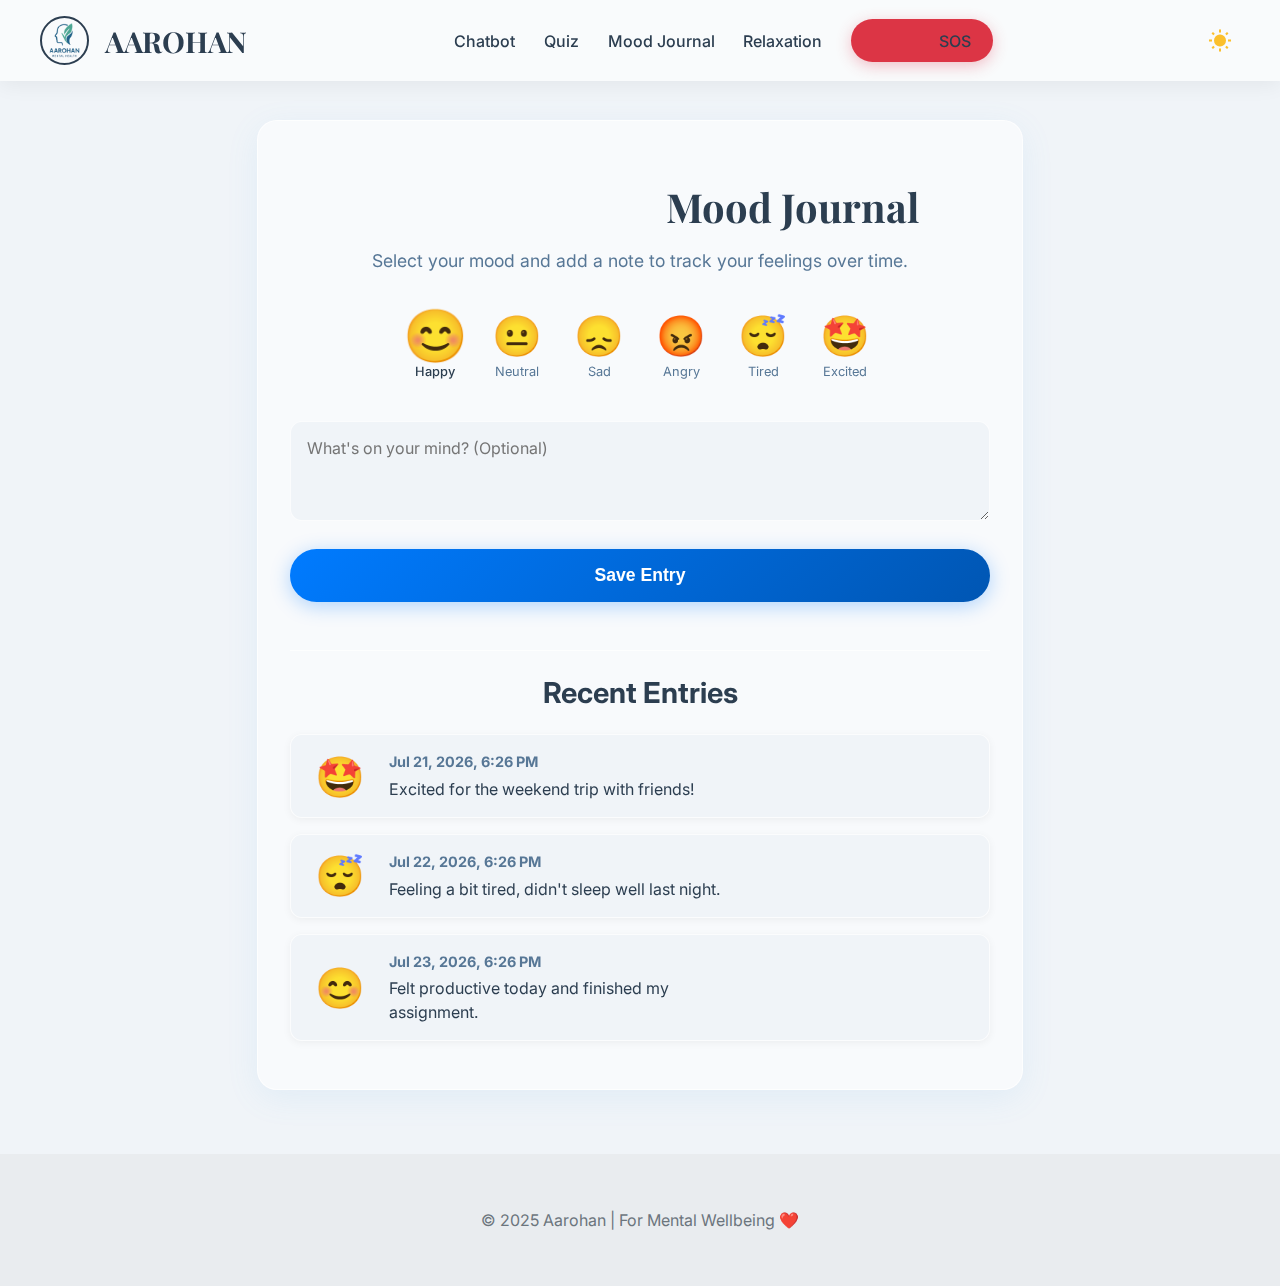
<file: mood.html>
<!DOCTYPE html>
<html lang="en">
<head>
  <meta charset="UTF-8">
  <meta name="viewport" content="width=device-width, initial-scale=1.0">
  <title>Aarohan - Mood Journal</title>
  
  <!-- Main Stylesheet (from index.html) -->
  <link rel="stylesheet" href="style.css">
  
  <!-- Google Fonts & Icons -->
  <link rel="stylesheet" href="https://fonts.googleapis.com/css2?family=Playfair+Display:wght@700&family=Inter:wght@300;400;500;600&display=swap">
  <link rel="stylesheet" href="https://fonts.googleapis.com/icon?family=Material+Icons">
  
  <!-- Page-specific styles for the Mood Journal -->
  <style>
    /* Ensure body has a top margin to not be hidden by the fixed header */
    body {
      padding-top: 120px;
    }

    /* Main container for the mood journal */
    .mood-container {
      max-width: 700px;
      margin: 0 auto 4rem auto;
      padding: 2rem;
      /* Using card variables from style.css for consistency */
      background-color: var(--card-bg);
      border: 1px solid var(--card-border);
      backdrop-filter: blur(8px);
      border-radius: 20px;
      box-shadow: var(--card-shadow);
      transition: all 0.4s ease;
    }

    /* Styling for headings */
    h1, h2 {
      text-align: center;
      color: var(--text-color);
      margin-bottom: 1rem;
    }
    
    h1 {
      font-family: var(--font-family-heading);
      font-size: 2.5rem;
      display: flex;
      align-items: center;
      justify-content: center;
      gap: 1rem;
    }

    h2 {
      font-size: 1.8rem;
      margin-top: 3rem;
      padding-top: 1.5rem;
      border-top: 1px solid var(--card-border);
    }
    
    p.subtitle {
      text-align: center;
      margin-bottom: 2rem;
      color: var(--hero-text-secondary);
      font-size: 1.1rem;
    }

    /* Emoji selection grid */
    .emoji-grid {
      display: flex;
      flex-wrap: wrap;
      justify-content: center;
      gap: 1rem;
      margin: 1.5rem 0;
    }

    .emoji-grid label {
      text-align: center;
      cursor: pointer;
      padding: 0.5rem;
      border-radius: 12px;
      transition: background-color 0.3s ease, transform 0.2s ease;
    }
    
    .emoji-grid label:hover {
        transform: scale(1.1);
    }

    .emoji-grid input {
      display: none;
    }

    .emoji-grid span {
      font-size: 2.5rem;
      display: block;
      transition: transform 0.2s cubic-bezier(0.175, 0.885, 0.32, 1.275);
    }
    
    .emoji-grid p {
        margin: 0.25rem 0 0 0;
        font-size: 0.8rem;
        color: var(--hero-text-secondary);
        transition: color 0.3s ease;
    }

    /* Style for the selected emoji */
    .emoji-grid input:checked + span {
      transform: scale(1.3);
    }
    .emoji-grid input:checked ~ p {
        color: var(--text-color);
        font-weight: 500;
    }

    /* Text area for notes */
    textarea {
      width: 100%;
      padding: 1rem;
      margin-top: 10px;
      border-radius: 12px;
      border: 1px solid var(--card-border);
      background-color: var(--bg-color);
      color: var(--text-color);
      font-size: 1rem;
      font-family: var(--font-family);
      resize: vertical;
      min-height: 100px;
      transition: all 0.3s ease;
      box-sizing: border-box; /* Important for padding and width */
    }
    
    textarea:focus {
        outline: none;
        border-color: var(--underline-color-start);
        box-shadow: 0 0 15px var(--glow-color);
    }

    /* Submit button styling, mimicking the CTA button */
    button[type="submit"] {
      margin-top: 1.5rem;
      width: 100%;
      padding: 1rem;
      background-image: var(--cta-bg);
      border: none;
      color: white;
      font-size: 1.1rem;
      font-weight: 600;
      border-radius: 30px;
      cursor: pointer;
      transition: all 0.3s ease;
      box-shadow: 0 4px 20px rgba(0, 123, 255, 0.3);
    }

    button[type="submit"]:hover {
      background-image: var(--cta-hover-bg);
      transform: translateY(-4px) scale(1.02);
      box-shadow: 0 8px 25px rgba(0, 123, 255, 0.4);
    }

    /* Styling for the list of recent entries */
    #entriesList {
        margin-top: 1.5rem;
    }
    .entry {
      background: var(--bg-color);
      padding: 1rem 1.5rem;
      margin: 1rem 0;
      border-radius: 12px;
      border: 1px solid var(--card-border);
      display: flex;
      gap: 1.5rem;
      align-items: center;
      box-shadow: 0 2px 8px rgba(0,0,0,0.05);
      transition: transform 0.3s ease;
      position: relative; /* Needed for positioning the delete button */
    }

    .entry .mood {
      font-size: 2.5rem;
    }

    .entry .note {
      flex-grow: 1; /* Allow note to take up available space */
    }

    .entry .note p {
      margin: 0;
      line-height: 1.5;
    }
    .entry .note p strong {
        font-size: 0.9rem;
        color: var(--hero-text-secondary);
        display: block;
        margin-bottom: 0.25rem;
    }

    /* --- NEW: Delete Button Styles --- */
    .delete-btn {
        background: none;
        border: none;
        cursor: pointer;
        color: var(--hero-text-secondary);
        padding: 0.5rem;
        border-radius: 50%;
        display: flex;
        align-items: center;
        justify-content: center;
        opacity: 0; /* Hidden by default */
        transition: opacity 0.3s ease, background-color 0.3s ease, color 0.3s;
        margin-left: auto; /* Pushes the button to the right */
    }
    .entry:hover .delete-btn {
        opacity: 0.7; /* Becomes visible on entry hover */
    }
    .delete-btn:hover {
        opacity: 1;
        background-color: rgba(220, 53, 69, 0.1);
        color: #dc3545;
    }
    .delete-btn .material-icons {
        font-size: 1.4rem;
        pointer-events: none; /* Ensures the click is registered on the button */
    }
    
    /* Responsive adjustments */
    @media (max-width: 768px) {
        body {
            padding-top: 150px;
        }
        .mood-container {
            padding: 1.5rem;
            margin-left: 1rem;
            margin-right: 1rem;
        }
        h1 {
            font-size: 2rem;
        }
        .emoji-grid {
            gap: 0.5rem;
        }
    }
  </style>
</head>
<body class="light-mode">

  <!-- Reusing the Header from index.html -->
  <header class="main-header">
    <div class="header-content">
      <div class="logo">
        <img src="generated-image.png" alt="Aarohan Logo">
        <h1>AAROHAN</h1>
      </div>
      <nav class="main-nav">
        <a href="chatbot.html">Chatbot</a>
        <a href="quiz.html">Quiz</a>
        <a href="mood.html">Mood Journal</a>
        <a href="gaming.html">Relaxation</a>
        <a href="sos.html" class="sos-button">
            <span class="material-icons">sos</span>
            SOS
        </a>
      </nav>
      <button id="mode-toggle" class="mode-toggle-button">
        <span class="material-icons sun-icon">wb_sunny</span>
        <span class="material-icons moon-icon">brightness_2</span>
      </button>
    </div>
  </header>

  <main>
    <div class="mood-container">
      <h1><span class="material-icons">auto_stories</span> Mood Journal</h1>
      <p class="subtitle">Select your mood and add a note to track your feelings over time.</p>

      <form id="moodForm">
        <div class="emoji-grid">
          <label><input type="radio" name="mood" value="😊" checked><span>😊</span><p>Happy</p></label>
          <label><input type="radio" name="mood" value="😐"><span>😐</span><p>Neutral</p></label>
          <label><input type="radio" name="mood" value="😞"><span>😞</span><p>Sad</p></label>
          <label><input type="radio" name="mood" value="😡"><span>😡</span><p>Angry</p></label>
          <label><input type="radio" name="mood" value="😴"><span>😴</span><p>Tired</p></label>
          <label><input type="radio" name="mood" value="🤩"><span>🤩</span><p>Excited</p></label>
        </div>

        <textarea id="note" placeholder="What's on your mind? (Optional)"></textarea>
        <button type="submit">Save Entry</button>
      </form>

      <h2>Recent Entries</h2>
      <div id="entriesList"></div>
    </div>
  </main>
  
  <!-- Reusing the Footer from index.html -->
  <footer class="main-footer">
    <p>&copy; 2025 Aarohan | For Mental Wellbeing ❤️</p>
  </footer>

  <script>
    document.addEventListener('DOMContentLoaded', () => {
        // --- Theme Toggling & Persistence ---
        const modeToggle = document.getElementById('mode-toggle');
        const body = document.body;

        const setMode = (mode) => {
            body.className = mode; // Simplified class setting
        };

        const savedMode = localStorage.getItem('themeMode') || 'light-mode';
        setMode(savedMode);

        modeToggle.addEventListener('click', () => {
            const newMode = body.classList.contains('light-mode') ? 'dark-mode' : 'light-mode';
            localStorage.setItem('themeMode', newMode);
            setMode(newMode);
        });

        // --- Mood Journal Functionality ---
        const form = document.getElementById("moodForm");
        const entriesList = document.getElementById("entriesList");

        const loadEntries = () => {
            try {
                const entries = localStorage.getItem("moodEntries");
                return entries ? JSON.parse(entries) : [];
            } catch (e) {
                console.error("Error parsing mood entries from localStorage", e);
                return [];
            }
        };

        const saveEntries = (entries) => {
            localStorage.setItem("moodEntries", JSON.stringify(entries));
        };
        
        // --- NEW: Function to delete an entry ---
        const deleteEntry = (entryDate) => {
            let entries = loadEntries();
            const updatedEntries = entries.filter(entry => entry.date !== entryDate);
            saveEntries(updatedEntries);
            renderEntries();
        };
        
        const renderEntries = () => {
            entriesList.innerHTML = "";
            const entries = loadEntries();
            if (entries.length === 0) {
                entriesList.innerHTML = "<p class='subtitle'>No entries yet. Add one above!</p>";
                return;
            }
            entries.slice().reverse().forEach(entry => {
                const div = document.createElement("div");
                div.className = "entry";
                const entryDate = new Date(entry.date).toLocaleString([], { dateStyle: 'medium', timeStyle: 'short' });
                const noteText = entry.note ? entry.note.replace(/\n/g, '<br>') : "(no note)";

                // --- UPDATED: Added delete button to the template ---
                div.innerHTML = `
                  <div class="mood">${entry.mood}</div>
                  <div class="note">
                    <p><strong>${entryDate}</strong></p>
                    <p>${noteText}</p>
                  </div>
                  <button class="delete-btn" data-date="${entry.date}" title="Delete entry">
                    <span class="material-icons">delete_outline</span>
                  </button>
                `;
                entriesList.appendChild(div);
            });
        };
        
        const addSampleEntries = () => {
            if (loadEntries().length === 0) {
                const today = new Date();
                const sampleEntries = [
                    {
                        mood: '😊',
                        note: 'Felt productive today and finished my assignment.',
                        date: new Date(new Date().setDate(today.getDate() - 1)).toISOString()
                    },
                    {
                        mood: '😴',
                        note: 'Feeling a bit tired, didn\'t sleep well last night.',
                        date: new Date(new Date().setDate(today.getDate() - 2)).toISOString()
                    },
                    {
                        mood: '🤩',
                        note: 'Excited for the weekend trip with friends!',
                        date: new Date(new Date().setDate(today.getDate() - 3)).toISOString()
                    }
                ];
                saveEntries(sampleEntries);
            }
        };

        form.addEventListener("submit", e => {
            e.preventDefault();
            const mood = form.mood.value;
            if (!mood) return; // No mood selected
            const newEntry = {
                mood,
                note: document.getElementById("note").value,
                date: new Date().toISOString()
            };
            const entries = loadEntries();
            entries.push(newEntry);
            saveEntries(entries);
            form.reset();
            renderEntries();
        });
        
        // --- NEW: Event listener for delete buttons (using event delegation) ---
        entriesList.addEventListener('click', (e) => {
            const deleteButton = e.target.closest('.delete-btn');
            if (deleteButton) {
                const entryDate = deleteButton.dataset.date;
                deleteEntry(entryDate);
            }
        });

        // Initial setup
        addSampleEntries();
        renderEntries();
    });
  </script>
</body>
</html>
</file>
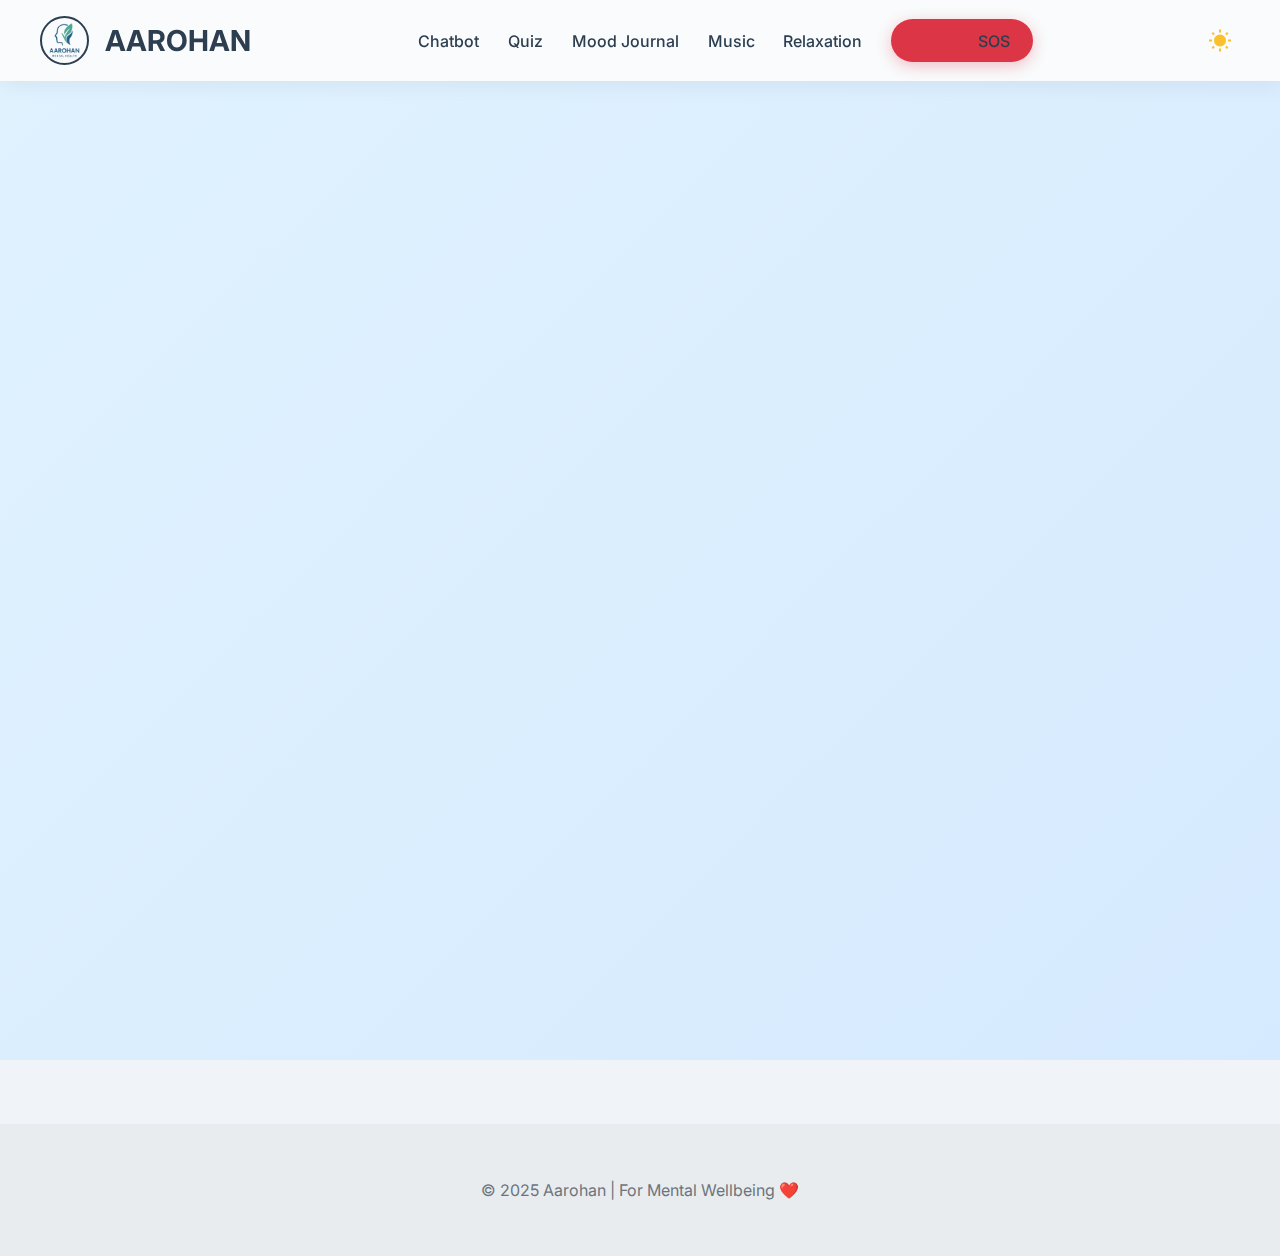
<file: music.html>
<!DOCTYPE html>
<html lang="en">
<head>
  <meta charset="UTF-8">
  <meta name="viewport" content="width=device-width, initial-scale=1.0">
  <title>Aarohan - Music for Your Mood</title>
  <link rel="stylesheet" href="style.css">
  <link rel="stylesheet" href="music.css">
  <link rel="stylesheet" href="https://fonts.googleapis.com/css2?family=Playfair+Display:wght@700&family=Inter:wght@300;400;500;600&display=swap">
  <link rel="stylesheet" href="https://fonts.googleapis.com/icon?family=Material+Icons">
</head>
<body class="light-mode">

  <header class="main-header">
    <div class="header-content">
      <div class="logo">
        <a href="index.html" style="display: flex; align-items: center; text-decoration: none; color: inherit;">
          <img src="generated-image.png" alt="Aarohan Logo">
          <h1>AAROHAN</h1>
        </a>
      </div>
      <nav class="main-nav">
        <a href="chatbot.html">Chatbot</a>
        <a href="quiz.html">Quiz</a>
        <a href="mood.html">Mood Journal</a>
        <a href="music.html">Music</a>
        <a href="gaming.html">Relaxation</a>
        <a href="sos.html" class="sos-button">
            <span class="material-icons">sos</span>
            SOS
        </a>
      </nav>
      <button id="mode-toggle" class="mode-toggle-button">
        <span class="material-icons sun-icon">wb_sunny</span>
        <span class="material-icons moon-icon">brightness_2</span>
      </button>
    </div>
  </header>

  <main class="music-main">
    <div class="music-container">
      <div class="music-header">
        <h2 class="music-title">Music for Your Mood</h2>
        <p class="music-subtitle">Select a mood below to get a playlist that matches how you're feeling.</p>
      </div>
      <div id="mood-selector" class="mood-selector">
        </div>
      <div id="playlist-container" class="playlist-container">
        </div>
    </div>
  </main>

  <footer class="main-footer">
    <p>&copy; 2025 Aarohan | For Mental Wellbeing ❤️</p>
  </footer>

  <script src="music.js"></script>
  <script>
    // Theme synchronization script
    document.addEventListener('DOMContentLoaded', () => {
        const modeToggle = document.getElementById('mode-toggle');
        const body = document.body;

        const applyTheme = () => {
            const savedMode = localStorage.getItem('themeMode');
            if (savedMode === 'dark-mode') {
                body.classList.add('dark-mode');
                body.classList.remove('light-mode');
            } else {
                body.classList.add('light-mode');
                body.classList.remove('dark-mode');
            }
        };

        modeToggle.addEventListener('click', () => {
            body.classList.toggle('dark-mode');
            body.classList.toggle('light-mode');
            if (body.classList.contains('dark-mode')) {
                localStorage.setItem('themeMode', 'dark-mode');
            } else {
                localStorage.setItem('themeMode', 'light-mode');
            }
        });

        applyTheme();
    });
  </script>
</body>
</html>
</file>
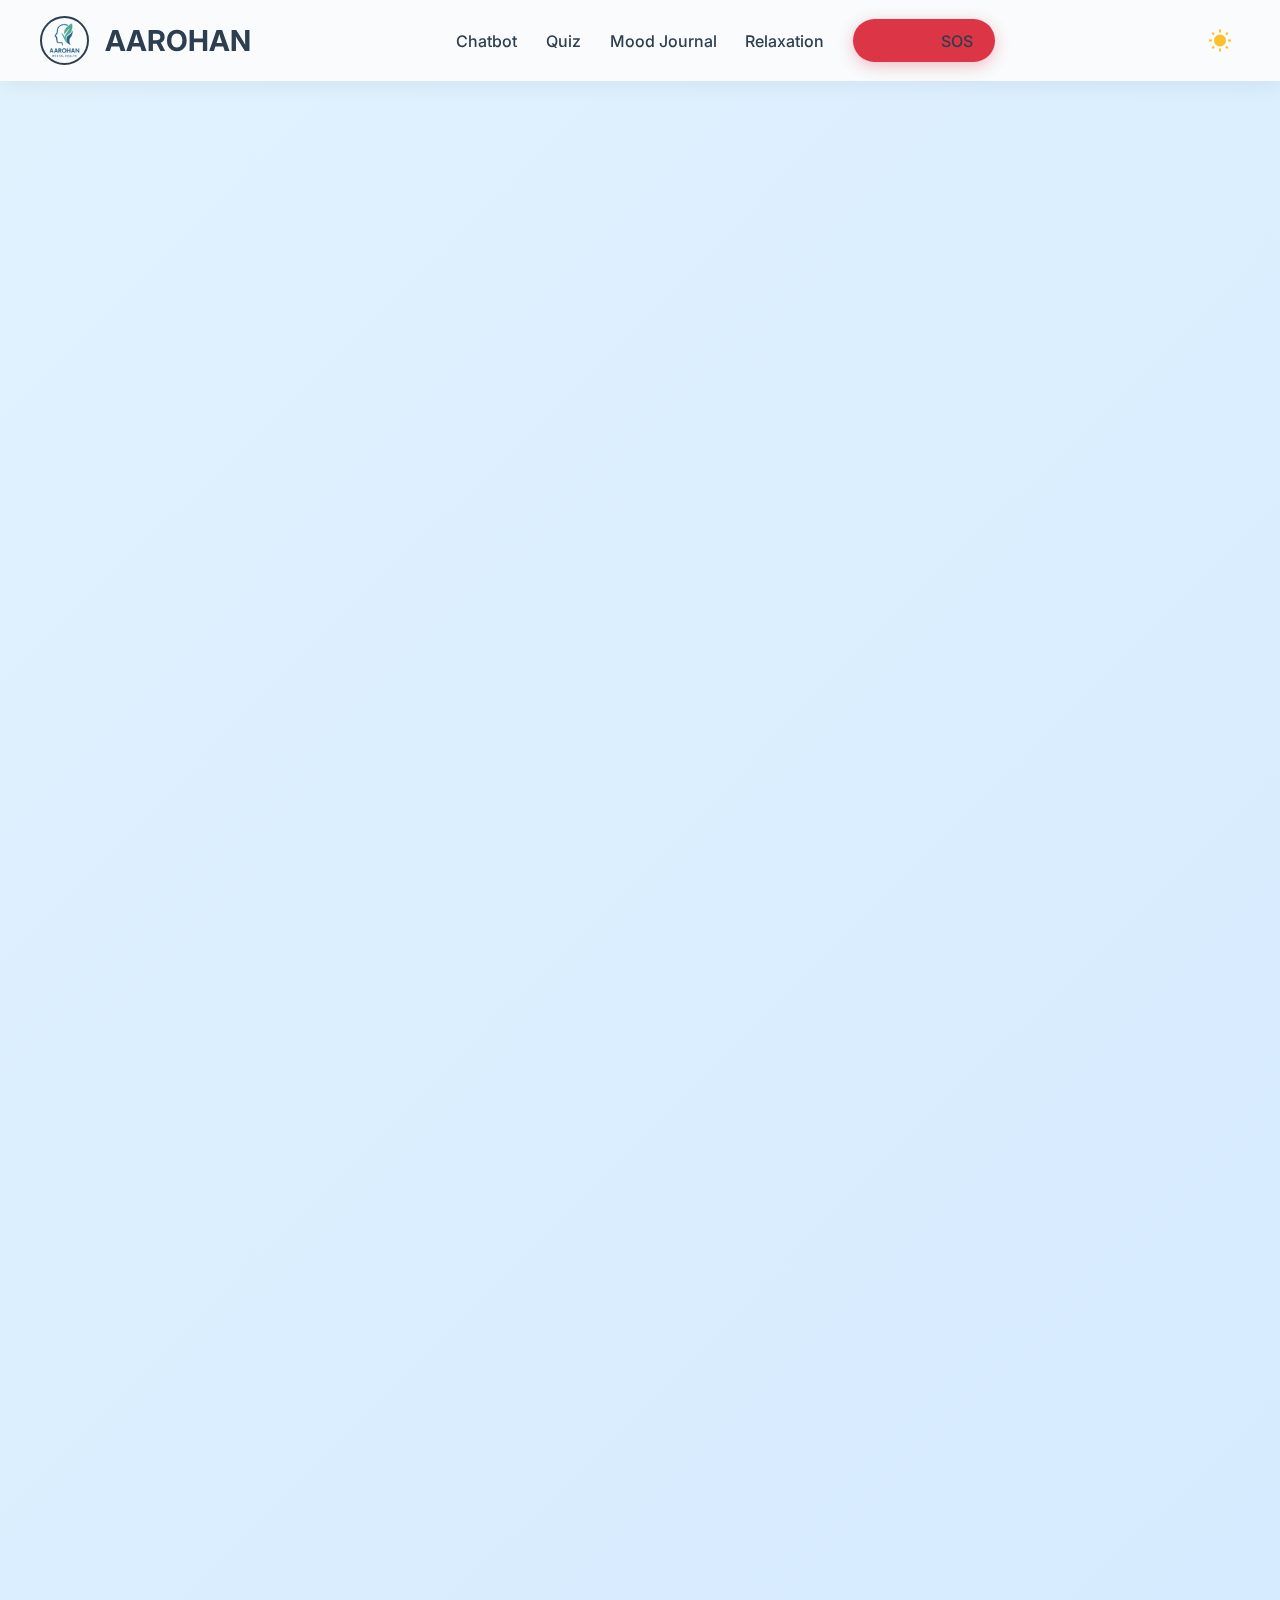
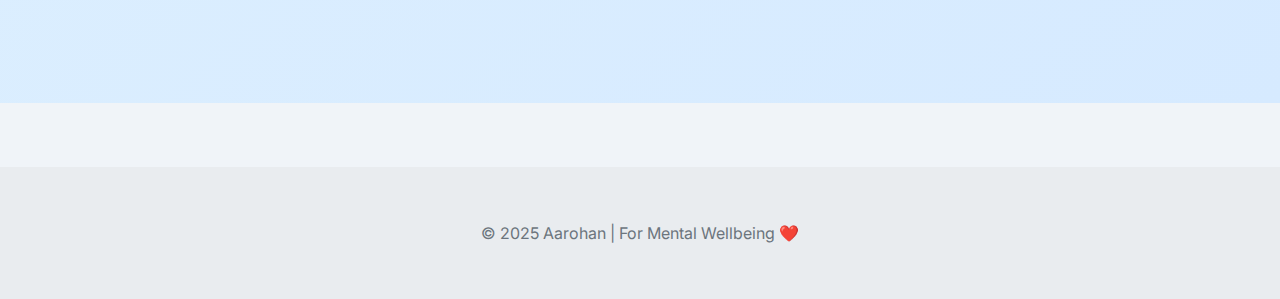
<file: quiz.html>
<!DOCTYPE html>
<html lang="en">
<head>
  <meta charset="UTF-8">
  <meta name="viewport" content="width=device-width, initial-scale=1.0">
  <title>Mental Health Self-Assessment - Aarohan</title>
  <link rel="stylesheet" href="https://fonts.googleapis.com/css2?family=Playfair+Display:wght@700&family=Inter:wght@300;400;500;600&display=swap">
  <link rel="stylesheet" href="https://fonts.googleapis.com/icon?family=Material+Icons">
  <!-- Main site styles for header/footer -->
  <link rel="stylesheet" href="style.css">
  <!-- Quiz-specific styles -->
  <link rel="stylesheet" href="quiz.css">
</head>
<body class="light-mode">

  <header class="main-header">
    <div class="header-content">
      <div class="logo">
        <a href="index.html" style="display: flex; align-items: center; text-decoration: none; color: inherit;">
          <img src="generated-image.png" alt="Aarohan Logo">
          <h1>AAROHAN</h1>
        </a>
      </div>
      <nav class="main-nav">
        <a href="chatbot.html">Chatbot</a>
        <a href="quiz.html">Quiz</a>
        <a href="mood.html">Mood Journal</a>
        <a href="gaming.html">Relaxation</a>
        <a href="sos.html" class="sos-button">
            <span class="material-icons">sos</span>
            SOS
        </a>
      </nav>
      <button id="mode-toggle" class="mode-toggle-button">
        <span class="material-icons sun-icon">wb_sunny</span>
        <span class="material-icons moon-icon">brightness_2</span>
      </button>
    </div>
  </header>

  <main class="quiz-main">
    <div class="quiz-container">
      <div class="quiz-header">
        <h2 class="quiz-title">Mental Health Check-in</h2>
        <p class="quiz-subtitle">This short, confidential assessment helps you reflect on your current emotional state. Answer the questions below on a scale of 1 (Never) to 10 (Always).</p>
      </div>
      
      <form id="quizForm">
        <!-- Questions will be dynamically populated by quiz.js -->
      </form>

      <button type="button" class="cta-button" onclick="calculateScore()">Calculate My Score</button>
      
      <div id="result-container" class="hidden">
        <div id="result"></div>
      </div>
    </div>
  </main>

  <footer class="main-footer">
    <p>&copy; 2025 Aarohan | For Mental Wellbeing ❤️</p>
  </footer>

  <script src="quiz.js"></script>
  <script>
    // Theme synchronization script
    document.addEventListener('DOMContentLoaded', () => {
        const modeToggle = document.getElementById('mode-toggle');
        const body = document.body;

        const applyTheme = () => {
            const savedMode = localStorage.getItem('themeMode');
            if (savedMode === 'dark-mode') {
                body.classList.add('dark-mode');
                body.classList.remove('light-mode');
            } else {
                body.classList.add('light-mode');
                body.classList.remove('dark-mode');
            }
        };

        modeToggle.addEventListener('click', () => {
            body.classList.toggle('dark-mode');
            body.classList.toggle('light-mode');
            if (body.classList.contains('dark-mode')) {
                localStorage.setItem('themeMode', 'dark-mode');
            } else {
                localStorage.setItem('themeMode', 'light-mode');
            }
        });

        applyTheme();
    });
  </script>
</body>
</html>
</file>
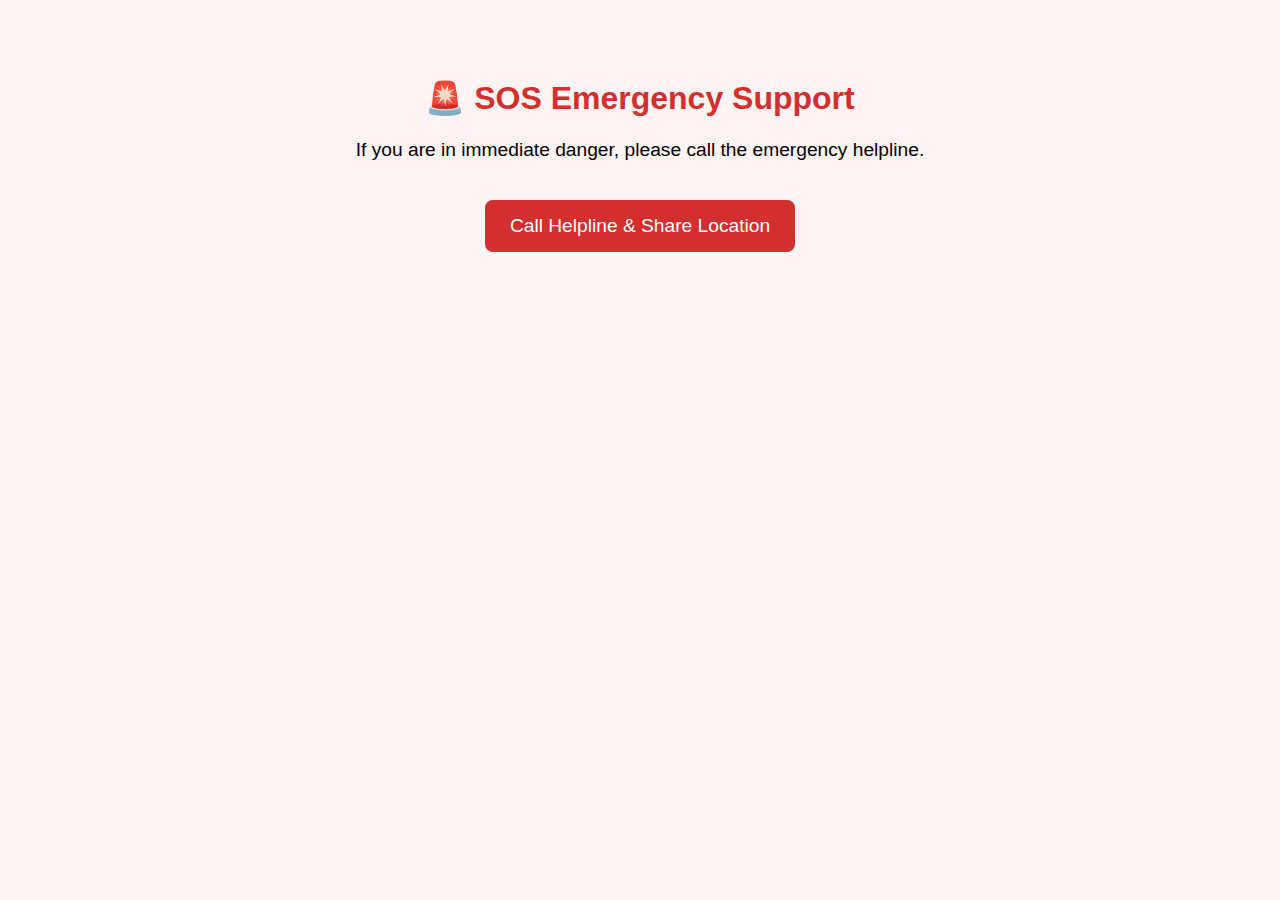
<file: sos.html>
<!DOCTYPE html>
<html lang="en">
<head>
  <meta charset="UTF-8">
  <meta name="viewport" content="width=device-width, initial-scale=1.0">
  <title>SOS Support</title>
  <style>
    body {
      font-family: Arial, sans-serif;
      background: #fff3f3;
      text-align: center;
      padding: 50px;
    }
    h1 {
      color: #d32f2f;
    }
    p {
      font-size: 1.2rem;
    }
    button {
      background: #d32f2f;
      color: white;
      border: none;
      padding: 15px 25px;
      border-radius: 8px;
      font-size: 1.2rem;
      cursor: pointer;
      margin-top: 20px;
    }
    button:hover {
      background: #b71c1c;
    }
    #mapLink {
      margin-top: 20px;
      display: block;
      font-size: 1.1rem;
      color: #1976d2;
      text-decoration: none;
    }
  </style>
</head>
<body>

  <h1>🚨 SOS Emergency Support</h1>
  <p>If you are in immediate danger, please call the emergency helpline.</p>

  <!-- Main Emergency Call -->
  <button id="sosBtn">Call Helpline & Share Location</button>

  <p id="status"></p>
  <a id="mapLink" target="_blank"></a>

  <script>
    const primaryNumber = "+917260062106";  // Replace with actual helpline
    const backupNumber  = "+917489039757";  // Backup helpline

    document.getElementById("sosBtn").addEventListener("click", () => {
      document.getElementById("status").innerText = "Trying to connect & fetch location...";

      // Redirect to dialer
      window.location.href = `tel:${primaryNumber}`;

      // Try to fetch location
      if (navigator.geolocation) {
        navigator.geolocation.getCurrentPosition(
          (pos) => {
            const lat = pos.coords.latitude;
            const lon = pos.coords.longitude;
            document.getElementById("status").innerText = `📍 Location captured!`;
            document.getElementById("mapLink").innerText = "View My Location on Google Maps";
            document.getElementById("mapLink").href = `https://www.google.com/maps?q=${lat},${lon}`;

            // 👉 Send location to backend API (if you have one)
            // fetch("https://your-server.com/api/location", {
            //   method: "POST",
            //   headers: { "Content-Type": "application/json" },
            //   body: JSON.stringify({ latitude: lat, longitude: lon })
            // });
          },
          (error) => {
            document.getElementById("status").innerText = "⚠️ Unable to fetch location!";
          }
        );
      } else {
        document.getElementById("status").innerText = "❌ Geolocation not supported!";
      }

      // If no response in 15s, redirect to backup helpline
      setTimeout(() => {
        let confirmed = confirm("Are you safe? Do you want us to connect to backup helpline?");
        if (!confirmed) {
          document.getElementById("status").innerText = "Redirecting to backup helpline...";
          window.location.href = `tel:${backupNumber}`;
        }
      }, 15000);
    });
  </script>

</body>
</html>
</file>
<file: style.css>
@import url('https://fonts.googleapis.com/css2?family=Playfair+Display:wght@700&family=Inter:wght@300;400;500;600&display=swap');

/* --- Base Styles & Variables --- */
:root {
    --font-family: 'Inter', sans-serif;
    --font-family-heading: 'Playfair Display', serif;
}

/* Light Mode Palette */
body.light-mode {
    --bg-color: #f0f4f8;
    --text-color: #2c3e50;
    --header-bg: rgba(255, 255, 255, 0.6);
    --header-shadow: 0 4px 20px rgba(0, 0, 0, 0.06);
    --hero-bg: linear-gradient(135deg, #e0f2fe, #d6eaff);
    --hero-title-gradient: linear-gradient(135deg, #1d3b5b, #3a7bd5);
    --hero-text-primary: #194a7a;
    --hero-text-secondary: #577796;
    --cta-bg: linear-gradient(135deg, #007BFF, #0056b3);
    --cta-hover-bg: linear-gradient(135deg, #0069d9, #004085);
    --card-bg: rgba(255, 255, 255, 0.5);
    --card-border: rgba(255, 255, 255, 0.7);
    --card-shadow: 0 8px 32px rgba(99, 179, 237, 0.1);
    --card-hover-shadow: 0 16px 45px rgba(99, 179, 237, 0.2);
    --card-hover-transform: translateY(-10px) scale(1.02);
    --sos-bg: #dc3545;
    --sos-hover-bg: #c82333;
    --footer-bg: #e9ecef;
    --footer-text: #6c757d;
    --mode-toggle-icon: #fbc02d;
    --glow-color: rgba(0, 123, 255, 0.5);
    --underline-color-start: #007BFF;
    --underline-color-end: #0056b3;
}

/* Dark Mode Palette */
body.dark-mode {
    --bg-color: #0d1117;
    --text-color: #c9d1d9;
    --header-bg: rgba(22, 27, 34, 0.6);
    --header-shadow: 0 4px 20px rgba(0, 0, 0, 0.3);
    --hero-bg: linear-gradient(135deg, #0d1117, #161b22);
    --hero-title-gradient: linear-gradient(135deg, #ffffff, #9ebee2);
    --hero-text-primary: #ffffff;
    --hero-text-secondary: #8b949e;
    --cta-bg: linear-gradient(135deg, #4facfe, #00f2fe);
    --cta-hover-bg: linear-gradient(135deg, #2a9cd2, #00d2d2);
    --card-bg: rgba(22, 27, 34, 0.5);
    --card-border: rgba(255, 255, 255, 0.1);
    --card-shadow: 0 8px 32px rgba(0, 0, 0, 0.2);
    --card-hover-shadow: 0 16px 45px rgba(0, 0, 0, 0.4);
    --card-hover-transform: translateY(-10px) scale(1.02);
    --sos-bg: #e63946;
    --sos-hover-bg: #d9303d;
    --footer-bg: #161b22;
    --footer-text: #8b949e;
    --mode-toggle-icon: #4facfe;
    --glow-color: rgba(79, 172, 254, 0.5);
    --underline-color-start: #4facfe;
    --underline-color-end: #00f2fe;
}

body {
    margin: 0;
    font-family: var(--font-family);
    background-color: var(--bg-color);
    color: var(--text-color);
    transition: background-color 0.4s ease, color 0.4s ease;
}

/* --- Header --- */
.main-header {
    position: fixed; top: 0; left: 0; width: 100%;
    backdrop-filter: blur(12px);
    background-color: var(--header-bg);
    box-shadow: var(--header-shadow);
    z-index: 1000;
    transition: background-color 0.4s ease, box-shadow 0.3s ease;
}
.header-content {
    display: flex; justify-content: space-between; align-items: center;
    max-width: 1200px; margin: 0 auto; padding: 1rem 2rem;
}
.logo { display: flex; align-items: center; }
.logo img {
    width: 45px; height: 45px; border-radius: 50%; margin-right: 1rem;
    border: 2px solid var(--text-color);
    transition: border-color 0.4s ease, transform 0.3s ease;
}
.logo:hover img { transform: rotate(360deg); }
.logo h1 { margin: 0; font-size: 1.8rem; font-weight: 700; }
.main-nav { display: flex; align-items: center; gap: 1.8rem; }
.main-nav a {
    text-decoration: none; color: var(--text-color); font-weight: 500;
    position: relative; transition: color 0.3s ease;
}
.main-nav a:not(.sos-button)::after {
    content: ''; position: absolute; bottom: -6px; left: 0;
    width: 100%; height: 2px; background-image: var(--cta-bg);
    transform: scaleX(0); transform-origin: right;
    transition: transform 0.4s cubic-bezier(0.19, 1, 0.22, 1);
}
.main-nav a:hover:not(.sos-button)::after {
    transform: scaleX(1); transform-origin: left;
}
.sos-button {
    display: flex; align-items: center; gap: 0.5rem;
    background-color: var(--sos-bg); color: white;
    padding: 0.7rem 1.4rem; border-radius: 25px; font-weight: 600;
    box-shadow: 0 4px 15px rgba(220, 53, 69, 0.3);
    transition: all 0.3s ease;
}
.sos-button:hover {
    background-color: var(--sos-hover-bg); transform: translateY(-3px);
    box-shadow: 0 6px 20px rgba(220, 53, 69, 0.4);
}
.sos-button .material-icons { font-size: 1.2rem; }

/* --- Mode Toggle --- */
.mode-toggle-button {
  background: none; border: none; cursor: pointer; padding: 0.5rem;
  border-radius: 50%; display: flex; align-items: center; justify-content: center;
  transition: background-color 0.3s ease, transform 0.3s ease;
  color: var(--mode-toggle-icon);
}
.mode-toggle-button:hover {
  background-color: rgba(128, 128, 128, 0.2);
  transform: scale(1.1) rotate(15deg);
}
.mode-toggle-button .material-icons { font-size: 24px; transition: transform 0.4s ease; }
body.light-mode .moon-icon { display: none; }
body.dark-mode .sun-icon { display: none; }
body.dark-mode .moon-icon { display: block; }

/* --- Hero Section --- */
.hero {
    position: relative; display: flex; align-items: center; justify-content: center;
    text-align: center; padding: 10rem 2rem 6rem; margin-top: 80px;
    background: var(--hero-bg); transition: background 0.4s ease;
    overflow: hidden;
}
#particles-js { position: absolute; width: 100%; height: 100%; top: 0; left: 0; z-index: 1; }
.hero-content { max-width: 800px; position: relative; z-index: 2; }

/* --- UPDATED HERO TITLE --- */
.hero-title {
    font-family: var(--font-family-heading);
    font-size: clamp(3rem, 8vw, 5rem);
    font-weight: 700;
    line-height: 1.2;
    color: var(--hero-text-primary);
    margin-bottom: 2.5rem;
    position: relative;
}
.hero-title span {
    /* This makes the gradient visible */
    background-image: var(--hero-title-gradient);
    -webkit-background-clip: text;
    background-clip: text;
    color: transparent;
}
.title-underline {
    position: absolute;
    bottom: -15px;
    left: 50%;
    transform: translateX(-50%);
    width: 60%;
    height: auto;
    /* Use variables for SVG stroke color */
    --stop-color-1: var(--underline-color-start);
    --stop-color-2: var(--underline-color-end);
}
.hero-subtitle {
    font-size: 1.25rem; color: var(--hero-text-secondary);
    margin-bottom: 2.5rem; line-height: 1.7;
    max-width: 600px; margin-left: auto; margin-right: auto;
}
.cta-button {
    display: inline-block; background-image: var(--cta-bg); color: white;
    padding: 1rem 2.5rem; border-radius: 30px; text-decoration: none;
    font-size: 1.1rem; font-weight: 600;
    transition: all 0.3s ease;
    box-shadow: 0 4px 20px rgba(0, 123, 255, 0.3);
}
.cta-button:hover {
    background-image: var(--cta-hover-bg); transform: translateY(-4px) scale(1.05);
    box-shadow: 0 8px 25px rgba(0, 123, 255, 0.4);
}

/* --- Features Section --- */
.features { padding: 6rem 2rem; }
.section-title {
    text-align: center; font-size: 2.8rem; font-weight: 600;
    margin-bottom: 4rem; color: var(--text-color);
}
.features-grid {
    display: grid; grid-template-columns: repeat(auto-fit, minmax(280px, 1fr));
    gap: 2.5rem; max-width: 1200px; margin: 0 auto;
}
.card {
    background-color: var(--card-bg); border: 1px solid var(--card-border);
    backdrop-filter: blur(8px); padding: 2.5rem; border-radius: 20px;
    text-align: center; box-shadow: var(--card-shadow);
    transition: transform 0.4s cubic-bezier(0.175, 0.885, 0.32, 1.275), box-shadow 0.4s ease;
    position: relative; overflow: hidden;
}
.card::before {
    content: ''; position: absolute; top: 0; left: 0; width: 100%; height: 100%;
    background: radial-gradient(circle at 50% 0%, var(--glow-color) 0%, rgba(0,123,255,0) 50%);
    opacity: 0; transition: opacity 0.4s ease; transform: translateY(100%);
}
.card:hover::before { opacity: 1; transform: translateY(40%); }
.card:hover {
    transform: var(--card-hover-transform); box-shadow: var(--card-hover-shadow);
}
.card-icon {
    font-size: 3.5rem; margin-bottom: 1.5rem; line-height: 1;
    transition: transform 0.4s ease;
}
.card:hover .card-icon { transform: scale(1.2) rotate(-10deg); }
.card h3 {
    font-size: 1.6rem; font-weight: 600; margin-bottom: 1rem;
    z-index: 2; position: relative;
}
.card p {
    font-size: 1rem; line-height: 1.6; color: var(--text-color);
    opacity: 0.8; z-index: 2; position: relative;
}

/* --- Footer --- */
.main-footer {
    text-align: center; padding: 2.5rem; background-color: var(--footer-bg);
    color: var(--footer-text); margin-top: 4rem;
    transition: background-color 0.4s ease, color 0.4s ease;
}

/* --- Responsive --- */
@media (max-width: 768px) {
    .header-content { flex-direction: column; gap: 1.5rem; padding: 1rem; }
    .main-nav { flex-wrap: wrap; justify-content: center; gap: 1rem; }
    .hero { padding: 8rem 1rem 4rem; margin-top: 130px; }
    .hero-title { font-size: 2.8rem; }
    .features-grid { grid-template-columns: 1fr; }
}
</file>
<file: music.css>
/* --- Music Page Specific Styles --- */
.music-main {
    padding: 6rem 2rem 4rem;
    margin-top: 80px;
    display: flex;
    justify-content: center;
    align-items: flex-start; /* Aligns container to the top */
    min-height: calc(100vh - 80px);
    background-image: var(--hero-bg);
    transition: background-image 0.4s ease;
}

.music-container {
    width: 100%;
    max-width: 900px;
    background-color: var(--card-bg);
    border: 1px solid var(--card-border);
    backdrop-filter: blur(12px);
    padding: 2.5rem 3rem;
    border-radius: 20px;
    box-shadow: var(--card-shadow);
    text-align: center;
    transform: translateY(20px);
    opacity: 0;
    animation: fadeInUp 0.8s 0.2s forwards cubic-bezier(0.165, 0.84, 0.44, 1);
}

@keyframes fadeInUp {
    to { transform: translateY(0); opacity: 1; }
}

.music-header {
    border-bottom: 1px solid var(--card-border);
    padding-bottom: 1.5rem;
    margin-bottom: 2.5rem;
}

.music-title {
    font-family: var(--font-family-heading);
    font-size: clamp(2.2rem, 5vw, 2.8rem);
    font-weight: 700;
    margin-bottom: 1rem;
    color: var(--hero-text-primary);
}

.music-subtitle {
    font-size: 1.1rem;
    color: var(--hero-text-secondary);
    line-height: 1.6;
    max-width: 600px;
    margin: 0 auto;
}

.mood-selector {
    display: flex;
    flex-wrap: wrap;
    justify-content: center;
    gap: 1rem;
    margin-bottom: 2.5rem;
}

.mood-btn {
    display: flex;
    align-items: center;
    gap: 0.75rem;
    background-color: var(--card-bg);
    border: 1px solid var(--card-border);
    color: var(--text-color);
    padding: 0.8rem 1.5rem;
    border-radius: 30px;
    font-size: 1rem;
    font-weight: 500;
    cursor: pointer;
    transition: all 0.3s ease;
    box-shadow: var(--card-shadow);
}

.mood-btn:hover {
    transform: translateY(-5px) scale(1.05);
    box-shadow: var(--card-hover-shadow);
    border-color: var(--cta-bg);
}

.mood-btn.active {
    background-image: var(--cta-bg);
    color: white;
    box-shadow: 0 8px 25px rgba(0, 123, 255, 0.4);
}

.mood-btn .emoji {
    font-size: 1.5rem;
}

.playlist-container {
    opacity: 0;
    transform: translateY(20px);
    transition: opacity 0.6s ease, transform 0.6s ease;
}

.playlist-container.visible {
    opacity: 1;
    transform: translateY(0);
}

.playlist-grid {
    display: grid;
    grid-template-columns: repeat(auto-fit, minmax(280px, 1fr));
    gap: 1.5rem;
}

.playlist-card {
    background-color: var(--bg-color);
    border-radius: 15px;
    overflow: hidden;
    box-shadow: var(--card-shadow);
    transition: all 0.3s ease;
    text-decoration: none;
    color: inherit;
    display: block;
}

.playlist-card:hover {
    transform: var(--card-hover-transform);
    box-shadow: var(--card-hover-shadow);
}

.playlist-card img {
    width: 100%;
    height: 180px;
    object-fit: cover;
}

.playlist-info {
    padding: 1rem;
}

.playlist-info h3 {
    font-size: 1.2rem;
    font-weight: 600;
    margin: 0 0 0.5rem 0;
}

.playlist-info p {
    font-size: 0.9rem;
    color: var(--hero-text-secondary);
    margin: 0;
}
</file>
<file: quiz.css>
/* --- Quiz Page Specific Styles --- */
.hidden { display: none !important; }

.quiz-main {
    padding: 6rem 2rem 4rem;
    margin-top: 80px;
    display: flex;
    justify-content: center;
    align-items: flex-start; /* Aligns container to the top */
    min-height: calc(100vh - 80px);
    background-image: var(--hero-bg);
    transition: background-image 0.4s ease;
}

.quiz-container {
    width: 100%;
    max-width: 800px;
    background-color: var(--card-bg);
    border: 1px solid var(--card-border);
    backdrop-filter: blur(12px);
    padding: 2.5rem 3rem;
    border-radius: 20px;
    box-shadow: var(--card-shadow);
    text-align: center;
    transform: translateY(20px);
    opacity: 0;
    animation: fadeInUp 0.8s 0.2s forwards cubic-bezier(0.165, 0.84, 0.44, 1);
}

@keyframes fadeInUp {
    to { transform: translateY(0); opacity: 1; }
}

.quiz-header {
    border-bottom: 1px solid var(--card-border);
    padding-bottom: 1.5rem;
    margin-bottom: 2.5rem;
}

.quiz-title {
    font-family: var(--font-family-heading);
    font-size: clamp(2.2rem, 5vw, 2.8rem);
    font-weight: 700;
    margin-bottom: 1rem;
    color: var(--hero-text-primary);
}

.quiz-subtitle {
    font-size: 1.1rem;
    color: var(--hero-text-secondary);
    line-height: 1.6;
    max-width: 600px;
    margin: 0 auto;
}

.question {
    margin-bottom: 2.5rem;
    text-align: left;
    opacity: 0;
    transform: translateY(20px);
    animation: fadeInUp 0.6s forwards cubic-bezier(0.165, 0.84, 0.44, 1);
}

.question p {
    font-size: 1.2rem;
    font-weight: 500;
    margin-bottom: 1.5rem;
}

.scale {
    display: grid;
    grid-template-columns: auto 1fr auto;
    align-items: center;
    gap: 1rem;
    margin-top: 8px;
}

.scale span { font-size: 0.9rem; color: var(--hero-text-secondary); }

/* --- Neumorphic & Animated Range Slider --- */
.range-slider-container { position: relative; display: flex; align-items: center; }

.range-value {
    font-weight: 600; color: var(--hero-text-primary);
    position: absolute; top: -35px; left: 50%;
    transform: translateX(-50%) scale(0.8);
    background: var(--card-bg); padding: 4px 10px; border-radius: 5px;
    box-shadow: 0 2px 5px rgba(0,0,0,0.1); opacity: 0;
    transition: all 0.3s ease;
}

.range-slider-container:hover .range-value, input[type=range]:active + .range-value {
    opacity: 1; transform: translateX(-50%) scale(1);
}

input[type=range] {
    -webkit-appearance: none; appearance: none;
    width: 100%; height: 10px; background: transparent;
    cursor: pointer; outline: none;
}

.slider-track {
    position: absolute; top: 50%; left: 0; transform: translateY(-50%);
    width: 100%; height: 10px; background-color: rgba(128, 128, 128, 0.2);
    border-radius: 5px; box-shadow: inset 2px 2px 5px rgba(0,0,0,0.1);
    pointer-events: none;
}

.slider-fill {
    position: absolute; top: 0; left: 0; height: 100%;
    background-image: var(--cta-bg); border-radius: 5px;
    transition: width 0.1s linear;
}

input[type=range]::-webkit-slider-thumb {
    -webkit-appearance: none; appearance: none;
    width: 24px; height: 24px; background-color: white;
    border-radius: 50%; border: 3px solid; border-image: var(--cta-bg) 1;
    box-shadow: 0 4px 10px rgba(0, 0, 0, 0.2);
    margin-top: -7px; position: relative; z-index: 2;
    transition: transform 0.2s ease;
}

input[type=range]:active::-webkit-slider-thumb { transform: scale(1.2); }

input[type=range]::-moz-range-thumb {
    width: 24px; height: 24px; background-color: white;
    border-radius: 50%; border: 3px solid; border-image: var(--cta-bg) 1;
    box-shadow: 0 4px 10px rgba(0, 0, 0, 0.2);
}

/* --- Button & Result --- */
#quizForm + .cta-button {
    margin: 1rem auto 0;
    border: none;
    font-family: var(--font-family);
}

#result-container {
    margin-top: 2.5rem;
    opacity: 0;
    transform: translateY(20px);
    transition: opacity 0.5s ease, transform 0.5s ease;
}
#result-container:not(.hidden) {
    opacity: 1; transform: translateY(0);
}

#result {
    font-weight: 600; font-size: 1.5rem; line-height: 1.7;
    padding: 1.5rem; border-radius: 15px;
    color: var(--hero-text-primary); white-space: pre-wrap;
    transition: all 0.4s ease;
}

#result.low-stress { border: 2px solid #28a745; background-color: rgba(40, 167, 69, 0.1); }
#result.moderate-stress { border: 2px solid #ffc107; background-color: rgba(255, 193, 7, 0.1); }
#result.high-stress { border: 2px solid #dc3545; background-color: rgba(220, 53, 69, 0.1); }
</file>
